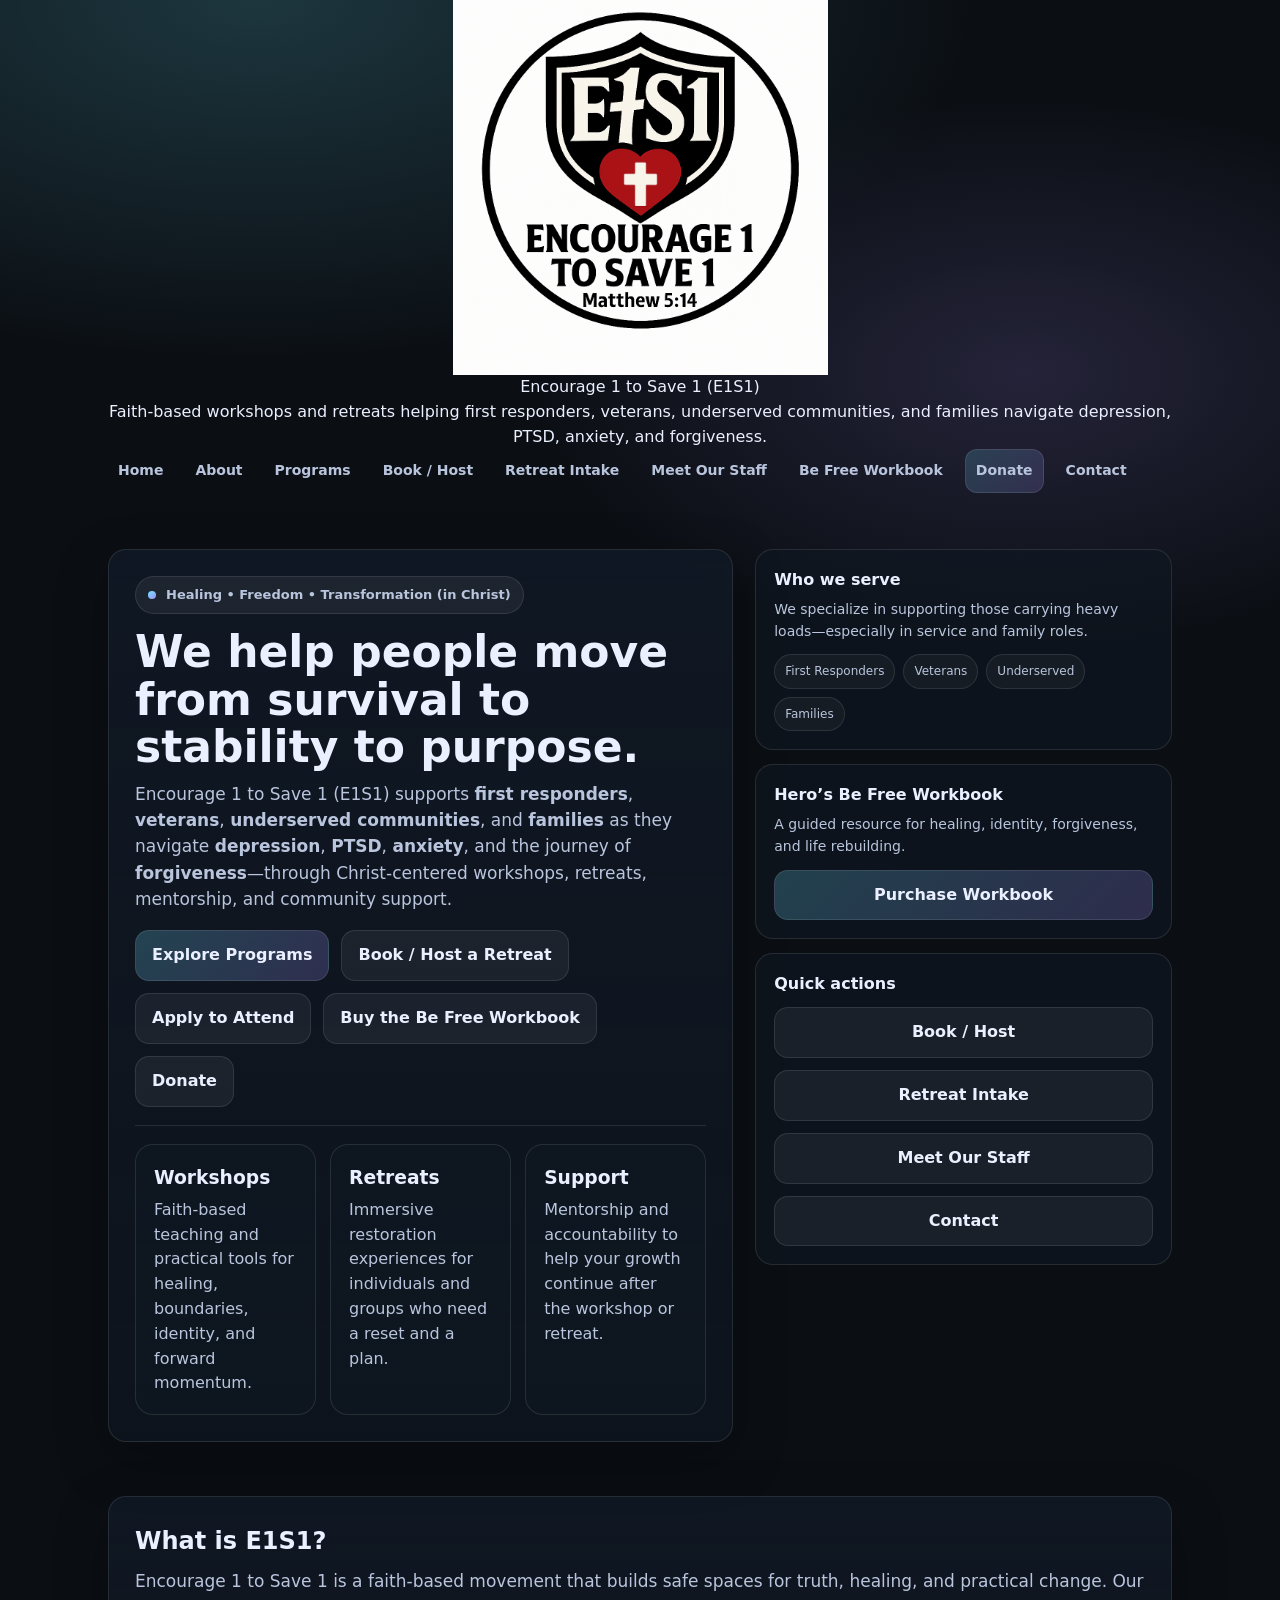
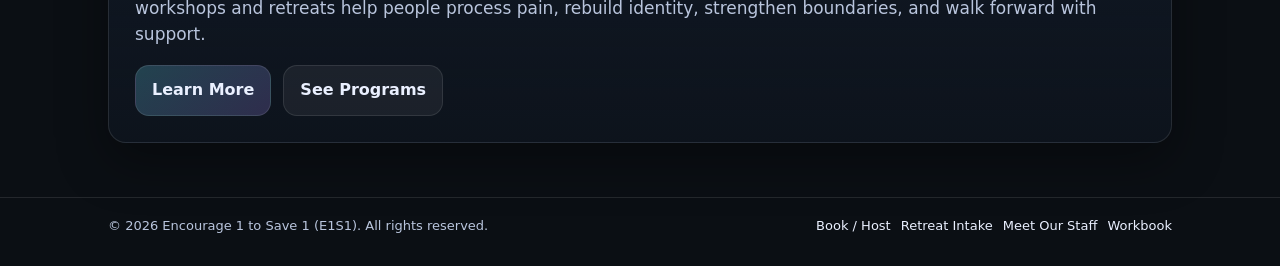
<file: index.html>
<!doctype html>
<html lang="en">
<head>
  <meta charset="utf-8" />
  <meta name="viewport" content="width=device-width,initial-scale=1" />
  <title>Encourage 1 to Save 1 (E1S1) | Workshops & Retreats</title>
  <meta name="description" content="E1S1 helps first responders, veterans, underserved communities, and families navigate depression, PTSD, anxiety, and forgiveness through faith-based workshops and retreats." />
  <link rel="canonical" href="https://www.encourage1tosave1.org/" />
  <meta property="og:title" content="Encourage 1 to Save 1 (E1S1) | Workshops & Retreats" />
  <meta property="og:description" content="E1S1 helps first responders, veterans, underserved communities, and families navigate depression, PTSD, anxiety, and forgiveness through faith-based workshops and retreats." />
  <meta property="og:type" content="website" />
  <meta property="og:url" content="https://www.encourage1tosave1.org/" />
  <meta property="og:image" content="https://www.encourage1tosave1.org/assets/img/e1s1-logo.png" />
  <meta name="twitter:card" content="summary_large_image" />
  <meta name="twitter:title" content="Encourage 1 to Save 1 (E1S1) | Workshops & Retreats" />
  <meta name="twitter:description" content="E1S1 helps first responders, veterans, underserved communities, and families navigate depression, PTSD, anxiety, and forgiveness through faith-based workshops and retreats." />
  <!-- Google Search Console verification (replace once you have it):
  <meta name="google-site-verification" content="PASTE_YOUR_GOOGLE_CODE_HERE" />
  -->
  <link rel="stylesheet" href="assets/css/styles.css" />
  <script type="application/ld+json">
  {
    "@context":"https://schema.org",
    "@type":"Organization",
    "name":"Encourage 1 to Save 1 (E1S1)",
    "url":"https://www.encourage1tosave1.org/",
    "logo":"https://www.encourage1tosave1.org/assets/img/e1s1-logo.png",
    "description":"Faith-based workshops and retreats helping first responders, veterans, underserved communities, and families navigate depression, PTSD, anxiety, and forgiveness."
  }
  </script>
</head>
<body>
  <header class="topbar">
    <div class="container topbar-inner">
      <a class="brand-center" href="index.html" aria-label="E1S1 Home">
        <img src="assets/img/e1s1-logo.png" alt="E1S1 logo" />
        <div class="title">Encourage 1 to Save 1 (E1S1)</div>
        <div class="subtitle">Faith-based workshops and retreats helping first responders, veterans, underserved communities, and families navigate depression, PTSD, anxiety, and forgiveness.</div>
      </a>

      <div class="nav-row">
        <button class="mobile-toggle" type="button" data-mobile-toggle>Menu</button>
        <nav class="nav-links" data-nav-links>
          <a href="index.html">Home</a>
          <a href="about.html">About</a>
          <a href="programs.html">Programs</a>
          <a href="book.html">Book / Host</a>
          <a href="intake.html">Retreat Intake</a>
          <a href="staff.html">Meet Our Staff</a>
          <a href="https://a.co/d/6dPCyoc" target="_blank" rel="noopener">Be Free Workbook</a>
          <a href="donate.html" class="nav-cta">Donate</a>
          <a href="contact.html">Contact</a>
        </nav>
      </div>
    </div>
  </header>
  <main>
    <section class="hero">
      <div class="container hero-grid">
        <div class="hero-card">
          <div class="kicker"><span class="kicker-dot"></span> Healing • Freedom • Transformation (in Christ)</div>
          <h1>We help people move from survival to stability to purpose.</h1>
          <p class="lead">
            Encourage 1 to Save 1 (E1S1) supports <strong>first responders</strong>, <strong>veterans</strong>,
            <strong>underserved communities</strong>, and <strong>families</strong> as they navigate
            <strong>depression</strong>, <strong>PTSD</strong>, <strong>anxiety</strong>, and the journey of
            <strong>forgiveness</strong>—through Christ-centered workshops, retreats, mentorship, and community support.
          </p>

          <div class="actions">
            <a class="btn primary" href="programs.html">Explore Programs</a>
            <a class="btn" href="book.html">Book / Host a Retreat</a>
            <a class="btn" href="intake.html">Apply to Attend</a>
            <a class="btn" href="https://a.co/d/6dPCyoc" target="_blank" rel="noopener">Buy the Be Free Workbook</a>
            <a class="btn" href="donate.html">Donate</a>
          </div>

          <hr class="sep" />
          <div class="grid-3">
            <div class="card">
              <h3>Workshops</h3>
              <p>Faith-based teaching and practical tools for healing, boundaries, identity, and forward momentum.</p>
            </div>
            <div class="card">
              <h3>Retreats</h3>
              <p>Immersive restoration experiences for individuals and groups who need a reset and a plan.</p>
            </div>
            <div class="card">
              <h3>Support</h3>
              <p>Mentorship and accountability to help your growth continue after the workshop or retreat.</p>
            </div>
          </div>
        </div>

        <div class="side-stack">
          <div class="mini">
            <h3>Who we serve</h3>
            <p>We specialize in supporting those carrying heavy loads—especially in service and family roles.</p>
            <div class="tag-row">
              <span class="tag">First Responders</span>
              <span class="tag">Veterans</span>
              <span class="tag">Underserved</span>
              <span class="tag">Families</span>
            </div>
          </div>

          <div class="mini">
            <h3>Hero’s Be Free Workbook</h3>
            <p>A guided resource for healing, identity, forgiveness, and life rebuilding.</p>
            <div class="actions" style="margin-top:12px;">
              <a class="btn primary" href="https://a.co/d/6dPCyoc" target="_blank" rel="noopener" style="width:100%;">Purchase Workbook</a>
            </div>
          </div>

          <div class="mini">
            <h3>Quick actions</h3>
            <div class="actions" style="margin-top:10px;">
              <a class="btn" href="book.html" style="width:100%;">Book / Host</a>
              <a class="btn" href="intake.html" style="width:100%;">Retreat Intake</a>
              <a class="btn" href="staff.html" style="width:100%;">Meet Our Staff</a>
              <a class="btn" href="contact.html" style="width:100%;">Contact</a>
            </div>
          </div>
        </div>
      </div>
    </section>

    <section class="section">
      <div class="container">
        <div class="hero-card">
          <h2 style="margin:0 0 8px;">What is E1S1?</h2>
          <p class="lead" style="margin:0;">
            Encourage 1 to Save 1 is a faith-based movement that builds safe spaces for truth, healing, and practical change.
            Our workshops and retreats help people process pain, rebuild identity, strengthen boundaries, and walk forward with support.
          </p>
          <div class="actions">
            <a class="btn primary" href="about.html">Learn More</a>
            <a class="btn" href="programs.html">See Programs</a>
          </div>
        </div>
      </div>
    </section>
  </main>
  <footer class="footer">
    <div class="container footer-grid">
      <div>© <span data-year></span> Encourage 1 to Save 1 (E1S1). All rights reserved.</div>
      <div style="display:flex;gap:10px;flex-wrap:wrap;">
        <a href="book.html">Book / Host</a>
        <a href="intake.html">Retreat Intake</a>
        <a href="staff.html">Meet Our Staff</a>
        <a href="https://a.co/d/6dPCyoc" target="_blank" rel="noopener">Workbook</a>
      </div>
    </div>
  </footer>
  <script src="assets/js/main.js"></script>
</body>
</html>
</file>
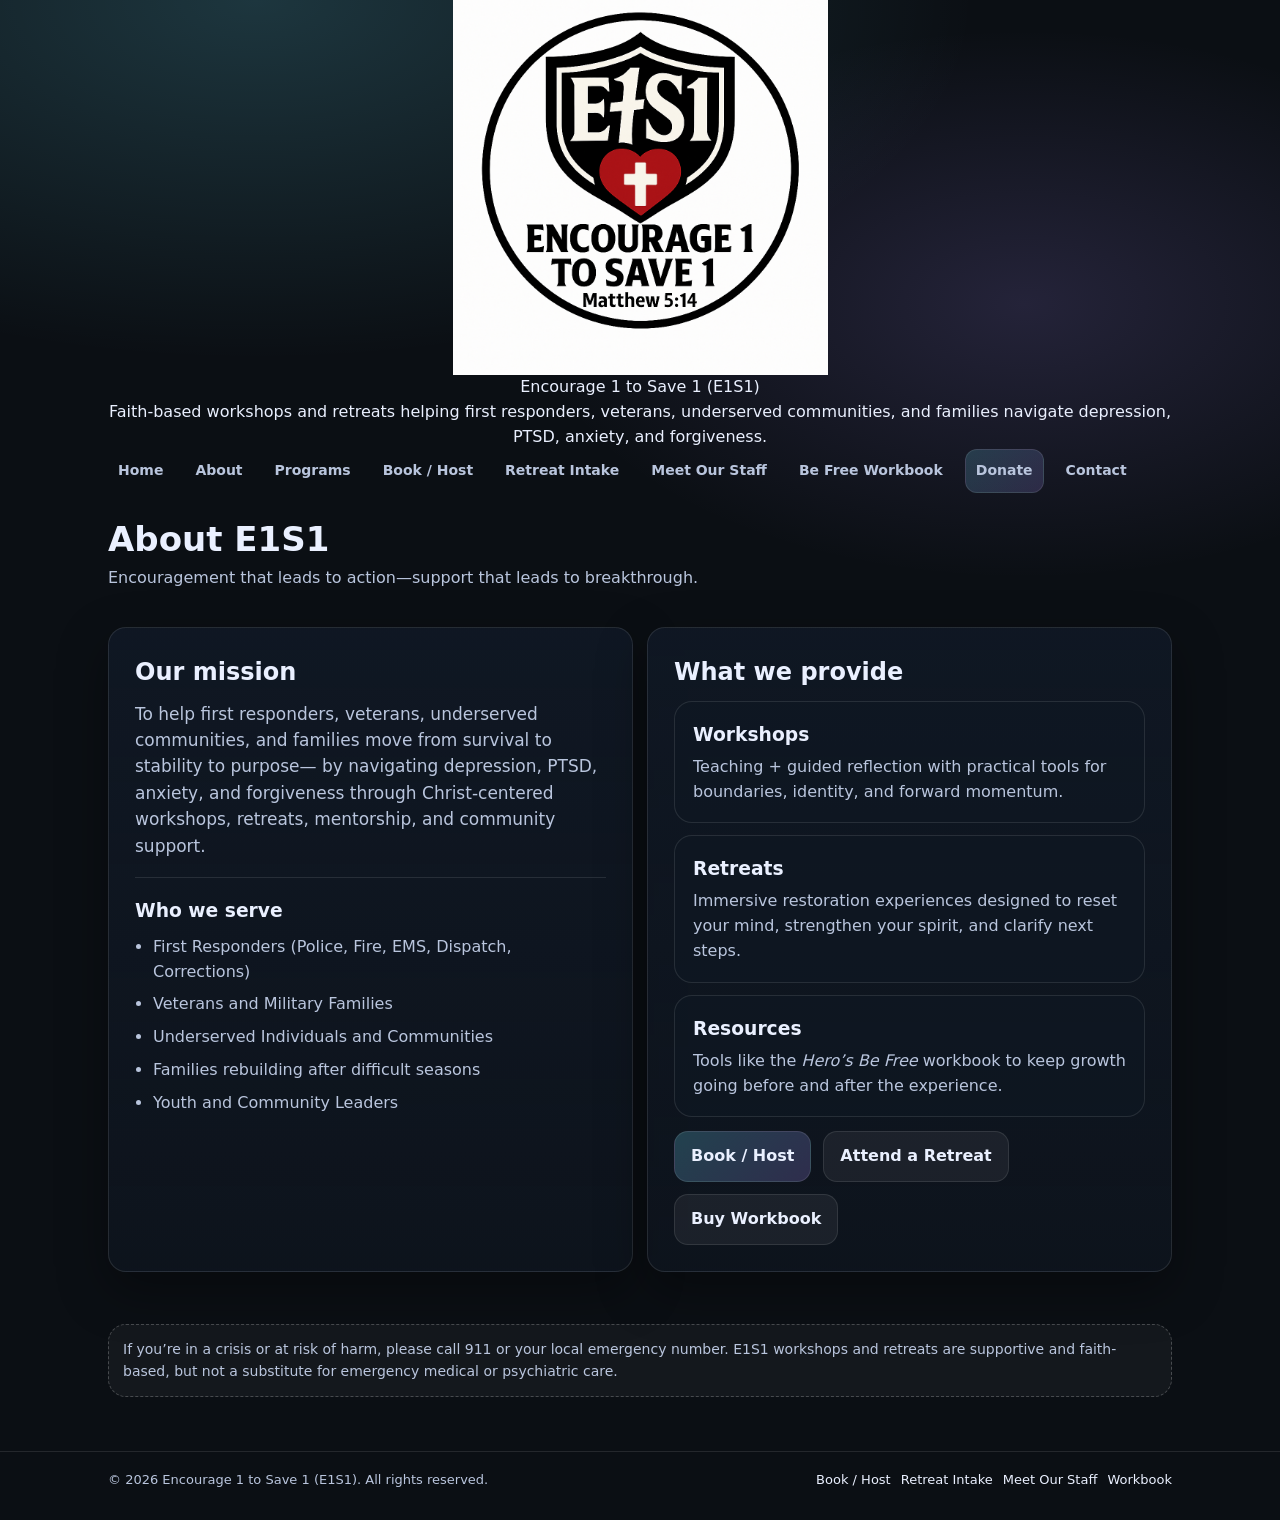
<file: about.html>
<!doctype html>
<html lang="en">
<head>
  <meta charset="utf-8" />
  <meta name="viewport" content="width=device-width,initial-scale=1" />
  <title>About E1S1 | Encourage 1 to Save 1</title>
  <meta name="description" content="Learn about E1S1—faith-based workshops and retreats helping first responders, veterans, underserved communities, and families navigate depression, PTSD, anxiety, and forgiveness." />
  <link rel="canonical" href="https://www.encourage1tosave1.org/about.html" />
  <meta property="og:title" content="About E1S1 | Encourage 1 to Save 1" />
  <meta property="og:description" content="Learn about E1S1—faith-based workshops and retreats helping first responders, veterans, underserved communities, and families navigate depression, PTSD, anxiety, and forgiveness." />
  <meta property="og:type" content="website" />
  <meta property="og:url" content="https://www.encourage1tosave1.org/about.html" />
  <meta property="og:image" content="https://www.encourage1tosave1.org/assets/img/e1s1-logo.png" />
  <meta name="twitter:card" content="summary_large_image" />
  <meta name="twitter:title" content="About E1S1 | Encourage 1 to Save 1" />
  <meta name="twitter:description" content="Learn about E1S1—faith-based workshops and retreats helping first responders, veterans, underserved communities, and families navigate depression, PTSD, anxiety, and forgiveness." />
  <!-- Google Search Console verification (replace once you have it):
  <meta name="google-site-verification" content="PASTE_YOUR_GOOGLE_CODE_HERE" />
  -->
  <link rel="stylesheet" href="assets/css/styles.css" />
  <script type="application/ld+json">
  {
    "@context":"https://schema.org",
    "@type":"Organization",
    "name":"Encourage 1 to Save 1 (E1S1)",
    "url":"https://www.encourage1tosave1.org/",
    "logo":"https://www.encourage1tosave1.org/assets/img/e1s1-logo.png",
    "description":"Faith-based workshops and retreats helping first responders, veterans, underserved communities, and families navigate depression, PTSD, anxiety, and forgiveness."
  }
  </script>
</head>
<body>
  <header class="topbar">
    <div class="container topbar-inner">
      <a class="brand-center" href="index.html" aria-label="E1S1 Home">
        <img src="assets/img/e1s1-logo.png" alt="E1S1 logo" />
        <div class="title">Encourage 1 to Save 1 (E1S1)</div>
        <div class="subtitle">Faith-based workshops and retreats helping first responders, veterans, underserved communities, and families navigate depression, PTSD, anxiety, and forgiveness.</div>
      </a>

      <div class="nav-row">
        <button class="mobile-toggle" type="button" data-mobile-toggle>Menu</button>
        <nav class="nav-links" data-nav-links>
          <a href="index.html">Home</a>
          <a href="about.html">About</a>
          <a href="programs.html">Programs</a>
          <a href="book.html">Book / Host</a>
          <a href="intake.html">Retreat Intake</a>
          <a href="staff.html">Meet Our Staff</a>
          <a href="https://a.co/d/6dPCyoc" target="_blank" rel="noopener">Be Free Workbook</a>
          <a href="donate.html" class="nav-cta">Donate</a>
          <a href="contact.html">Contact</a>
        </nav>
      </div>
    </div>
  </header>
  <main class="container">
    <section class="page-title">
      <h1>About E1S1</h1>
      <p>Encouragement that leads to action—support that leads to breakthrough.</p>
    </section>

    <section class="section two-col">
      <div class="hero-card">
        <h2 style="margin:0 0 10px;">Our mission</h2>
        <p class="lead" style="margin:0;">
          To help first responders, veterans, underserved communities, and families move from survival to stability to purpose—
          by navigating depression, PTSD, anxiety, and forgiveness through Christ-centered workshops, retreats, mentorship, and community support.
        </p>

        <hr class="sep" />
        <h3 style="margin:0 0 8px;">Who we serve</h3>
        <ul class="list">
          <li>First Responders (Police, Fire, EMS, Dispatch, Corrections)</li>
          <li>Veterans and Military Families</li>
          <li>Underserved Individuals and Communities</li>
          <li>Families rebuilding after difficult seasons</li>
          <li>Youth and Community Leaders</li>
        </ul>
      </div>

      <div class="hero-card">
        <h2 style="margin:0 0 10px;">What we provide</h2>
        <div class="grid-3" style="grid-template-columns:1fr;gap:12px;">
          <div class="card">
            <h3>Workshops</h3>
            <p>Teaching + guided reflection with practical tools for boundaries, identity, and forward momentum.</p>
          </div>
          <div class="card">
            <h3>Retreats</h3>
            <p>Immersive restoration experiences designed to reset your mind, strengthen your spirit, and clarify next steps.</p>
          </div>
          <div class="card">
            <h3>Resources</h3>
            <p>Tools like the <em>Hero’s Be Free</em> workbook to keep growth going before and after the experience.</p>
          </div>
        </div>

        <div class="actions" style="margin-top:14px;">
          <a class="btn primary" href="book.html">Book / Host</a>
          <a class="btn" href="intake.html">Attend a Retreat</a>
          <a class="btn" href="https://a.co/d/6dPCyoc" target="_blank" rel="noopener">Buy Workbook</a>
        </div>
      </div>
    </section>

    <section class="section">
      <div class="notice">
        If you’re in a crisis or at risk of harm, please call 911 or your local emergency number. E1S1 workshops and retreats are supportive and faith-based, but not a substitute for emergency medical or psychiatric care.
      </div>
    </section>
  </main>
  <footer class="footer">
    <div class="container footer-grid">
      <div>© <span data-year></span> Encourage 1 to Save 1 (E1S1). All rights reserved.</div>
      <div style="display:flex;gap:10px;flex-wrap:wrap;">
        <a href="book.html">Book / Host</a>
        <a href="intake.html">Retreat Intake</a>
        <a href="staff.html">Meet Our Staff</a>
        <a href="https://a.co/d/6dPCyoc" target="_blank" rel="noopener">Workbook</a>
      </div>
    </div>
  </footer>
  <script src="assets/js/main.js"></script>
</body>
</html>
</file>
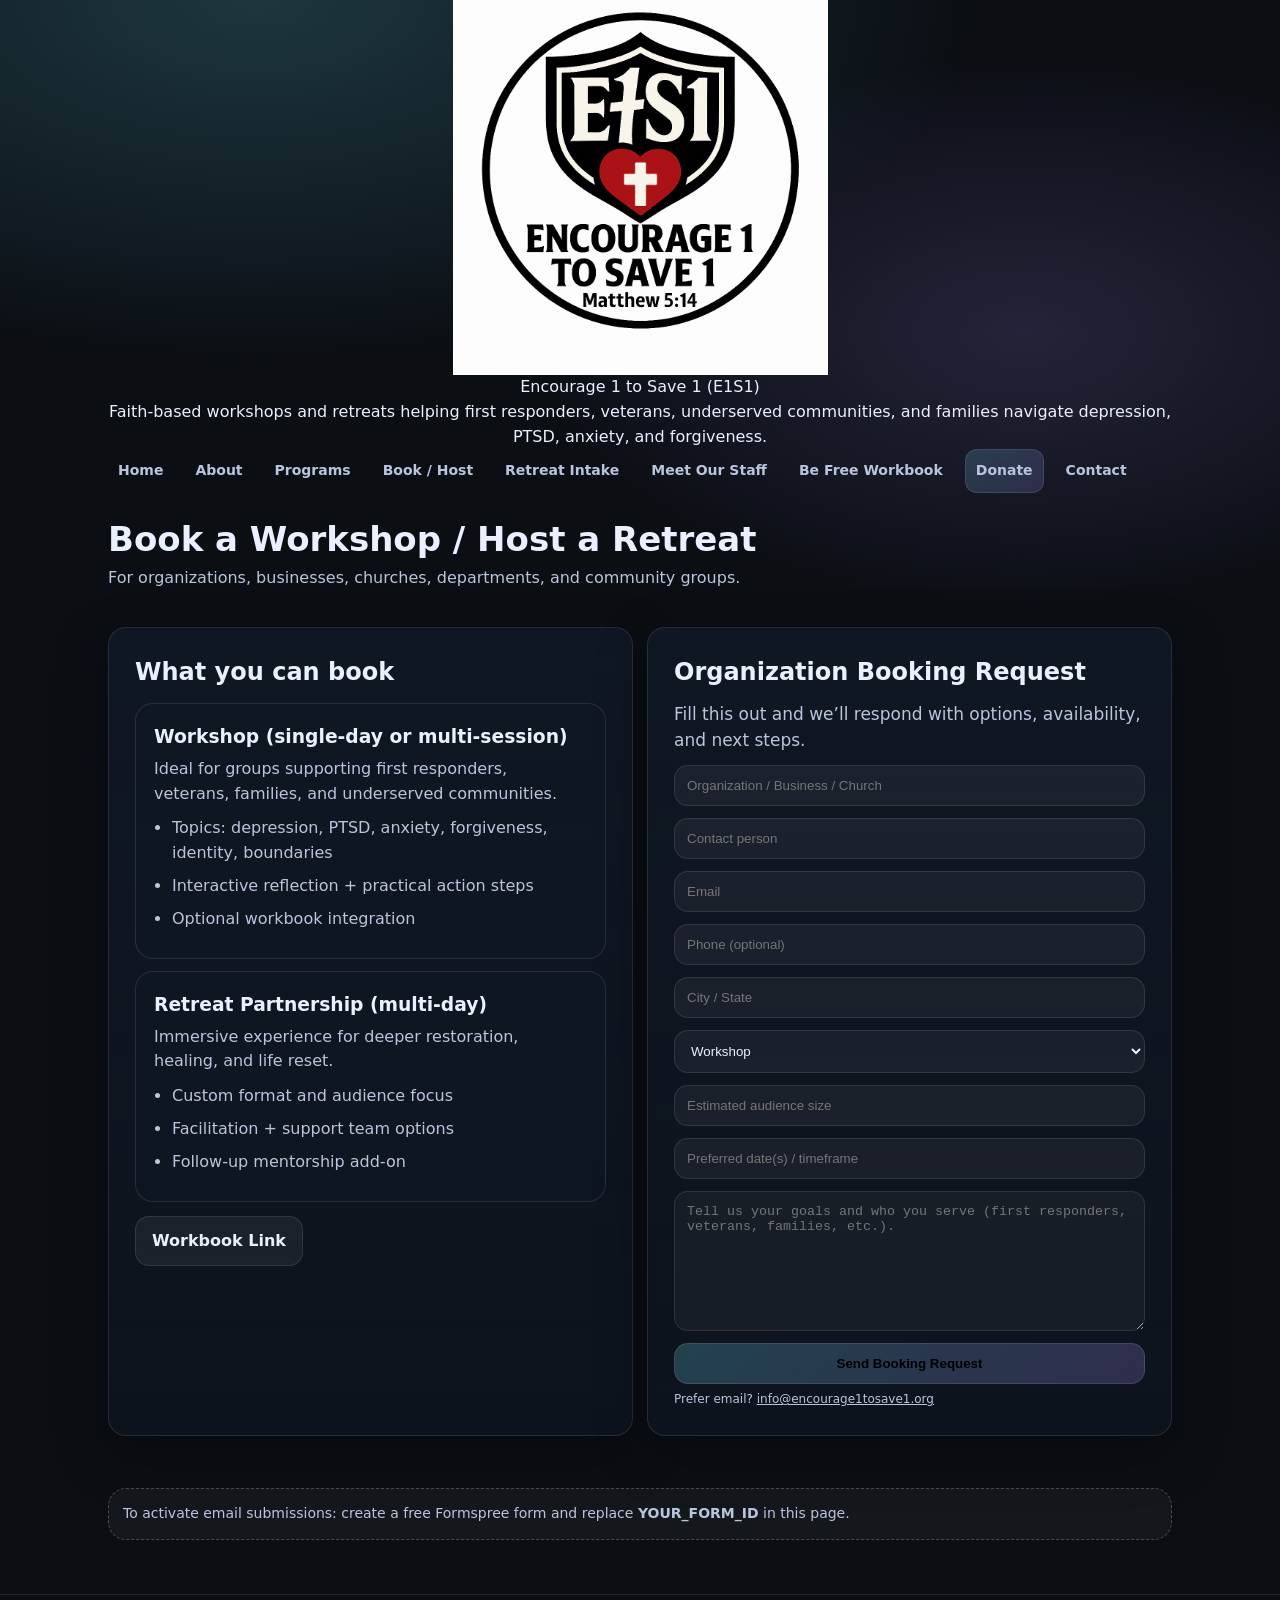
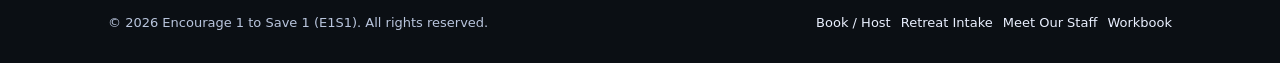
<file: book.html>
<!doctype html>
<html lang="en">
<head>
  <meta charset="utf-8" />
  <meta name="viewport" content="width=device-width,initial-scale=1" />
  <title>Book / Host | E1S1</title>
  <meta name="description" content="Request to book E1S1 workshops or host a retreat for your organization." />
  <link rel="canonical" href="https://www.encourage1tosave1.org/book.html" />
  <meta property="og:title" content="Book / Host | E1S1" />
  <meta property="og:description" content="Request to book E1S1 workshops or host a retreat for your organization." />
  <meta property="og:type" content="website" />
  <meta property="og:url" content="https://www.encourage1tosave1.org/book.html" />
  <meta property="og:image" content="https://www.encourage1tosave1.org/assets/img/e1s1-logo.png" />
  <meta name="twitter:card" content="summary_large_image" />
  <meta name="twitter:title" content="Book / Host | E1S1" />
  <meta name="twitter:description" content="Request to book E1S1 workshops or host a retreat for your organization." />
  <!-- Google Search Console verification (replace once you have it):
  <meta name="google-site-verification" content="PASTE_YOUR_GOOGLE_CODE_HERE" />
  -->
  <link rel="stylesheet" href="assets/css/styles.css" />
  <script type="application/ld+json">
  {
    "@context":"https://schema.org",
    "@type":"Organization",
    "name":"Encourage 1 to Save 1 (E1S1)",
    "url":"https://www.encourage1tosave1.org/",
    "logo":"https://www.encourage1tosave1.org/assets/img/e1s1-logo.png",
    "description":"Faith-based workshops and retreats helping first responders, veterans, underserved communities, and families navigate depression, PTSD, anxiety, and forgiveness."
  }
  </script>
</head>
<body>
  <header class="topbar">
    <div class="container topbar-inner">
      <a class="brand-center" href="index.html" aria-label="E1S1 Home">
        <img src="assets/img/e1s1-logo.png" alt="E1S1 logo" />
        <div class="title">Encourage 1 to Save 1 (E1S1)</div>
        <div class="subtitle">Faith-based workshops and retreats helping first responders, veterans, underserved communities, and families navigate depression, PTSD, anxiety, and forgiveness.</div>
      </a>

      <div class="nav-row">
        <button class="mobile-toggle" type="button" data-mobile-toggle>Menu</button>
        <nav class="nav-links" data-nav-links>
          <a href="index.html">Home</a>
          <a href="about.html">About</a>
          <a href="programs.html">Programs</a>
          <a href="book.html">Book / Host</a>
          <a href="intake.html">Retreat Intake</a>
          <a href="staff.html">Meet Our Staff</a>
          <a href="https://a.co/d/6dPCyoc" target="_blank" rel="noopener">Be Free Workbook</a>
          <a href="donate.html" class="nav-cta">Donate</a>
          <a href="contact.html">Contact</a>
        </nav>
      </div>
    </div>
  </header>
  <main class="container">
    <section class="page-title">
      <h1>Book a Workshop / Host a Retreat</h1>
      <p>For organizations, businesses, churches, departments, and community groups.</p>
    </section>

    <section class="section two-col">
      <div class="hero-card">
        <h2 style="margin:0 0 10px;">What you can book</h2>

        <div class="card" style="margin-top:12px;">
          <h3>Workshop (single-day or multi-session)</h3>
          <p>Ideal for groups supporting first responders, veterans, families, and underserved communities.</p>
          <ul class="list">
            <li>Topics: depression, PTSD, anxiety, forgiveness, identity, boundaries</li>
            <li>Interactive reflection + practical action steps</li>
            <li>Optional workbook integration</li>
          </ul>
        </div>

        <div class="card" style="margin-top:12px;">
          <h3>Retreat Partnership (multi-day)</h3>
          <p>Immersive experience for deeper restoration, healing, and life reset.</p>
          <ul class="list">
            <li>Custom format and audience focus</li>
            <li>Facilitation + support team options</li>
            <li>Follow-up mentorship add-on</li>
          </ul>
        </div>

        <div class="actions" style="margin-top:14px;">
          <a class="btn" href="https://a.co/d/6dPCyoc" target="_blank" rel="noopener">Workbook Link</a>
        </div>
      </div>

      <div class="hero-card">
        <h2 style="margin:0 0 10px;">Organization Booking Request</h2>
        <p class="lead" style="margin:0 0 12px;">
          Fill this out and we’ll respond with options, availability, and next steps.
        </p>

        <form class="form" action="https://formspree.io/f/YOUR_FORM_ID" method="POST">
          <input class="input" type="text" name="organization" placeholder="Organization / Business / Church" required />
          <input class="input" type="text" name="contact_name" placeholder="Contact person" required />
          <input class="input" type="email" name="email" placeholder="Email" required />
          <input class="input" type="tel" name="phone" placeholder="Phone (optional)" />
          <input class="input" type="text" name="location" placeholder="City / State" />
          <select class="input" name="request_type">
            <option value="Workshop">Workshop</option>
            <option value="Retreat">Retreat</option>
            <option value="Both">Both</option>
          </select>
          <input class="input" type="text" name="audience_size" placeholder="Estimated audience size" />
          <input class="input" type="text" name="preferred_dates" placeholder="Preferred date(s) / timeframe" />
          <textarea class="input" name="goals" placeholder="Tell us your goals and who you serve (first responders, veterans, families, etc.)." required></textarea>
          <button class="btn primary" type="submit">Send Booking Request</button>
        </form>

        <p class="small">
          Prefer email? <a href="mailto:info@encourage1tosave1.org" style="text-decoration:underline;">info@encourage1tosave1.org</a>
        </p>
      </div>
    </section>

    <section class="section">
      <div class="notice">
        To activate email submissions: create a free Formspree form and replace <strong>YOUR_FORM_ID</strong> in this page.
      </div>
    </section>
  </main>
  <footer class="footer">
    <div class="container footer-grid">
      <div>© <span data-year></span> Encourage 1 to Save 1 (E1S1). All rights reserved.</div>
      <div style="display:flex;gap:10px;flex-wrap:wrap;">
        <a href="book.html">Book / Host</a>
        <a href="intake.html">Retreat Intake</a>
        <a href="staff.html">Meet Our Staff</a>
        <a href="https://a.co/d/6dPCyoc" target="_blank" rel="noopener">Workbook</a>
      </div>
    </div>
  </footer>
  <script src="assets/js/main.js"></script>
</body>
</html>
</file>
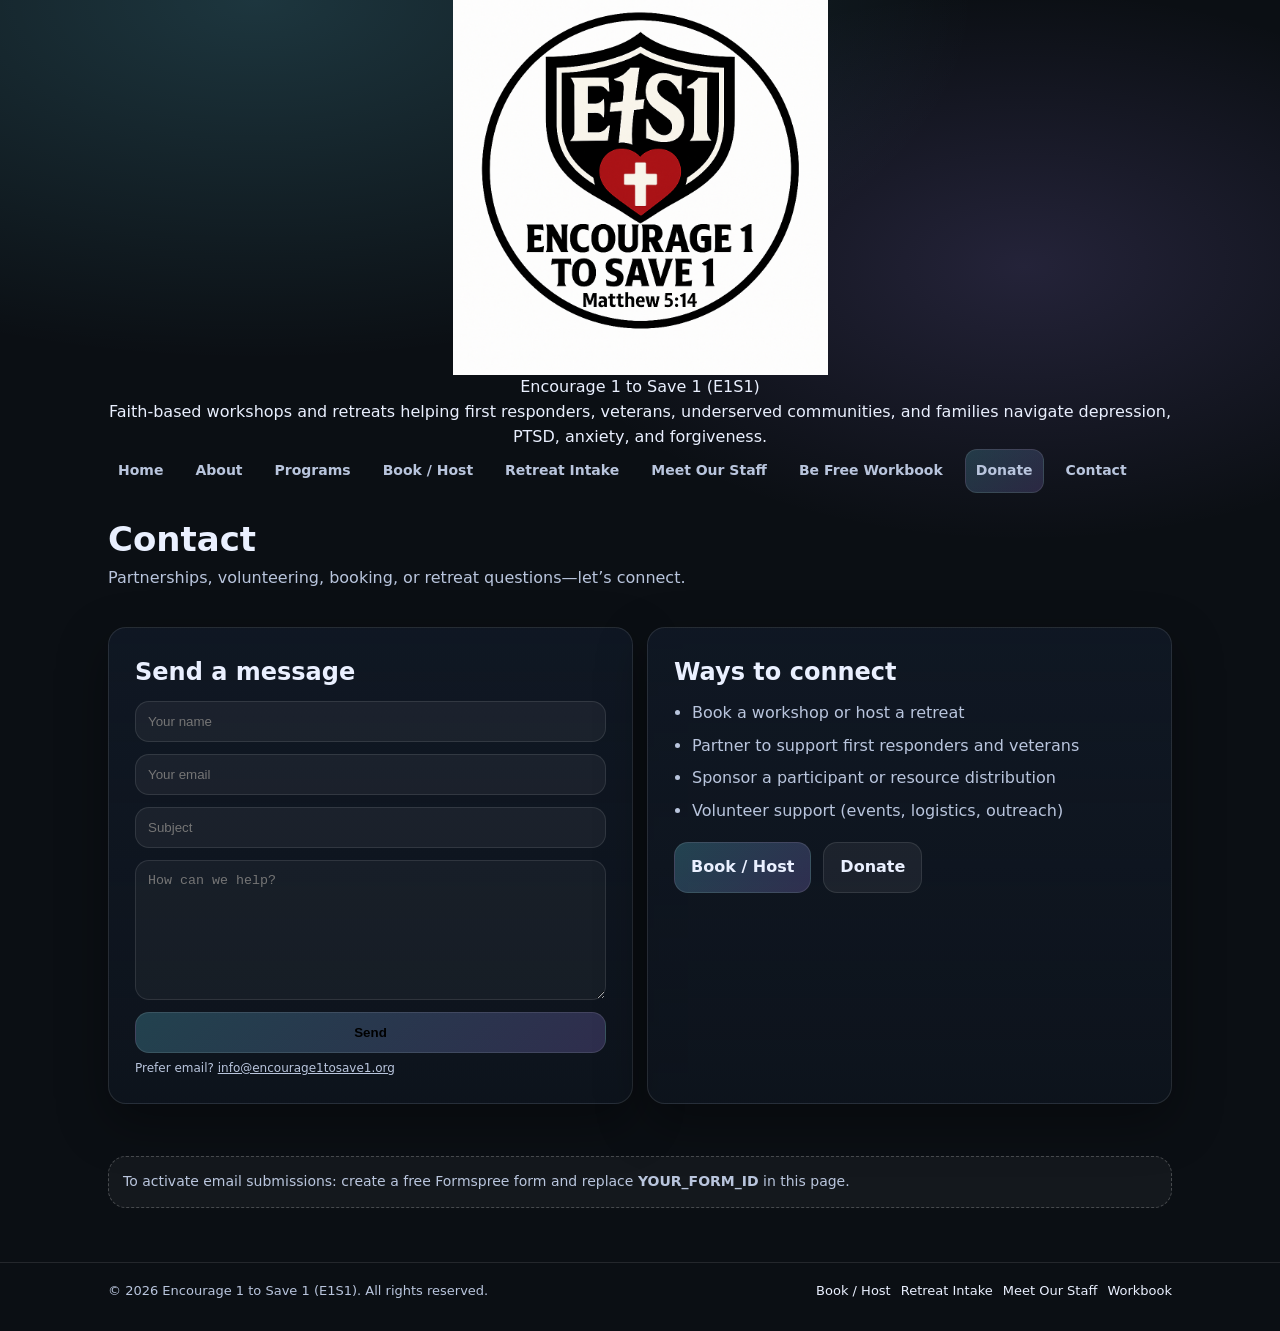
<file: contact.html>
<!doctype html>
<html lang="en">
<head>
  <meta charset="utf-8" />
  <meta name="viewport" content="width=device-width,initial-scale=1" />
  <title>Contact | E1S1</title>
  <meta name="description" content="Contact E1S1 for partnerships, hosting, volunteering, or retreat information." />
  <link rel="canonical" href="https://www.encourage1tosave1.org/contact.html" />
  <meta property="og:title" content="Contact | E1S1" />
  <meta property="og:description" content="Contact E1S1 for partnerships, hosting, volunteering, or retreat information." />
  <meta property="og:type" content="website" />
  <meta property="og:url" content="https://www.encourage1tosave1.org/contact.html" />
  <meta property="og:image" content="https://www.encourage1tosave1.org/assets/img/e1s1-logo.png" />
  <meta name="twitter:card" content="summary_large_image" />
  <meta name="twitter:title" content="Contact | E1S1" />
  <meta name="twitter:description" content="Contact E1S1 for partnerships, hosting, volunteering, or retreat information." />
  <!-- Google Search Console verification (replace once you have it):
  <meta name="google-site-verification" content="PASTE_YOUR_GOOGLE_CODE_HERE" />
  -->
  <link rel="stylesheet" href="assets/css/styles.css" />
  <script type="application/ld+json">
  {
    "@context":"https://schema.org",
    "@type":"Organization",
    "name":"Encourage 1 to Save 1 (E1S1)",
    "url":"https://www.encourage1tosave1.org/",
    "logo":"https://www.encourage1tosave1.org/assets/img/e1s1-logo.png",
    "description":"Faith-based workshops and retreats helping first responders, veterans, underserved communities, and families navigate depression, PTSD, anxiety, and forgiveness."
  }
  </script>
</head>
<body>
  <header class="topbar">
    <div class="container topbar-inner">
      <a class="brand-center" href="index.html" aria-label="E1S1 Home">
        <img src="assets/img/e1s1-logo.png" alt="E1S1 logo" />
        <div class="title">Encourage 1 to Save 1 (E1S1)</div>
        <div class="subtitle">Faith-based workshops and retreats helping first responders, veterans, underserved communities, and families navigate depression, PTSD, anxiety, and forgiveness.</div>
      </a>

      <div class="nav-row">
        <button class="mobile-toggle" type="button" data-mobile-toggle>Menu</button>
        <nav class="nav-links" data-nav-links>
          <a href="index.html">Home</a>
          <a href="about.html">About</a>
          <a href="programs.html">Programs</a>
          <a href="book.html">Book / Host</a>
          <a href="intake.html">Retreat Intake</a>
          <a href="staff.html">Meet Our Staff</a>
          <a href="https://a.co/d/6dPCyoc" target="_blank" rel="noopener">Be Free Workbook</a>
          <a href="donate.html" class="nav-cta">Donate</a>
          <a href="contact.html">Contact</a>
        </nav>
      </div>
    </div>
  </header>
  <main class="container">
    <section class="page-title">
      <h1>Contact</h1>
      <p>Partnerships, volunteering, booking, or retreat questions—let’s connect.</p>
    </section>

    <section class="section two-col">
      <div class="hero-card">
        <h2 style="margin:0 0 8px;">Send a message</h2>

        <form class="form" action="https://formspree.io/f/YOUR_FORM_ID" method="POST">
          <input class="input" type="text" name="name" placeholder="Your name" required />
          <input class="input" type="email" name="email" placeholder="Your email" required />
          <input class="input" type="text" name="subject" placeholder="Subject" />
          <textarea class="input" name="message" placeholder="How can we help?" required></textarea>
          <button class="btn primary" type="submit">Send</button>
        </form>

        <p class="small">
          Prefer email? <a href="mailto:info@encourage1tosave1.org" style="text-decoration:underline;">info@encourage1tosave1.org</a>
        </p>
      </div>

      <div class="hero-card">
        <h2 style="margin:0 0 8px;">Ways to connect</h2>
        <ul class="list">
          <li>Book a workshop or host a retreat</li>
          <li>Partner to support first responders and veterans</li>
          <li>Sponsor a participant or resource distribution</li>
          <li>Volunteer support (events, logistics, outreach)</li>
        </ul>
        <div class="actions">
          <a class="btn primary" href="book.html">Book / Host</a>
          <a class="btn" href="donate.html">Donate</a>
        </div>
      </div>
    </section>

    <section class="section">
      <div class="notice">
        To activate email submissions: create a free Formspree form and replace <strong>YOUR_FORM_ID</strong> in this page.
      </div>
    </section>
  </main>
  <footer class="footer">
    <div class="container footer-grid">
      <div>© <span data-year></span> Encourage 1 to Save 1 (E1S1). All rights reserved.</div>
      <div style="display:flex;gap:10px;flex-wrap:wrap;">
        <a href="book.html">Book / Host</a>
        <a href="intake.html">Retreat Intake</a>
        <a href="staff.html">Meet Our Staff</a>
        <a href="https://a.co/d/6dPCyoc" target="_blank" rel="noopener">Workbook</a>
      </div>
    </div>
  </footer>
  <script src="assets/js/main.js"></script>
</body>
</html>
</file>
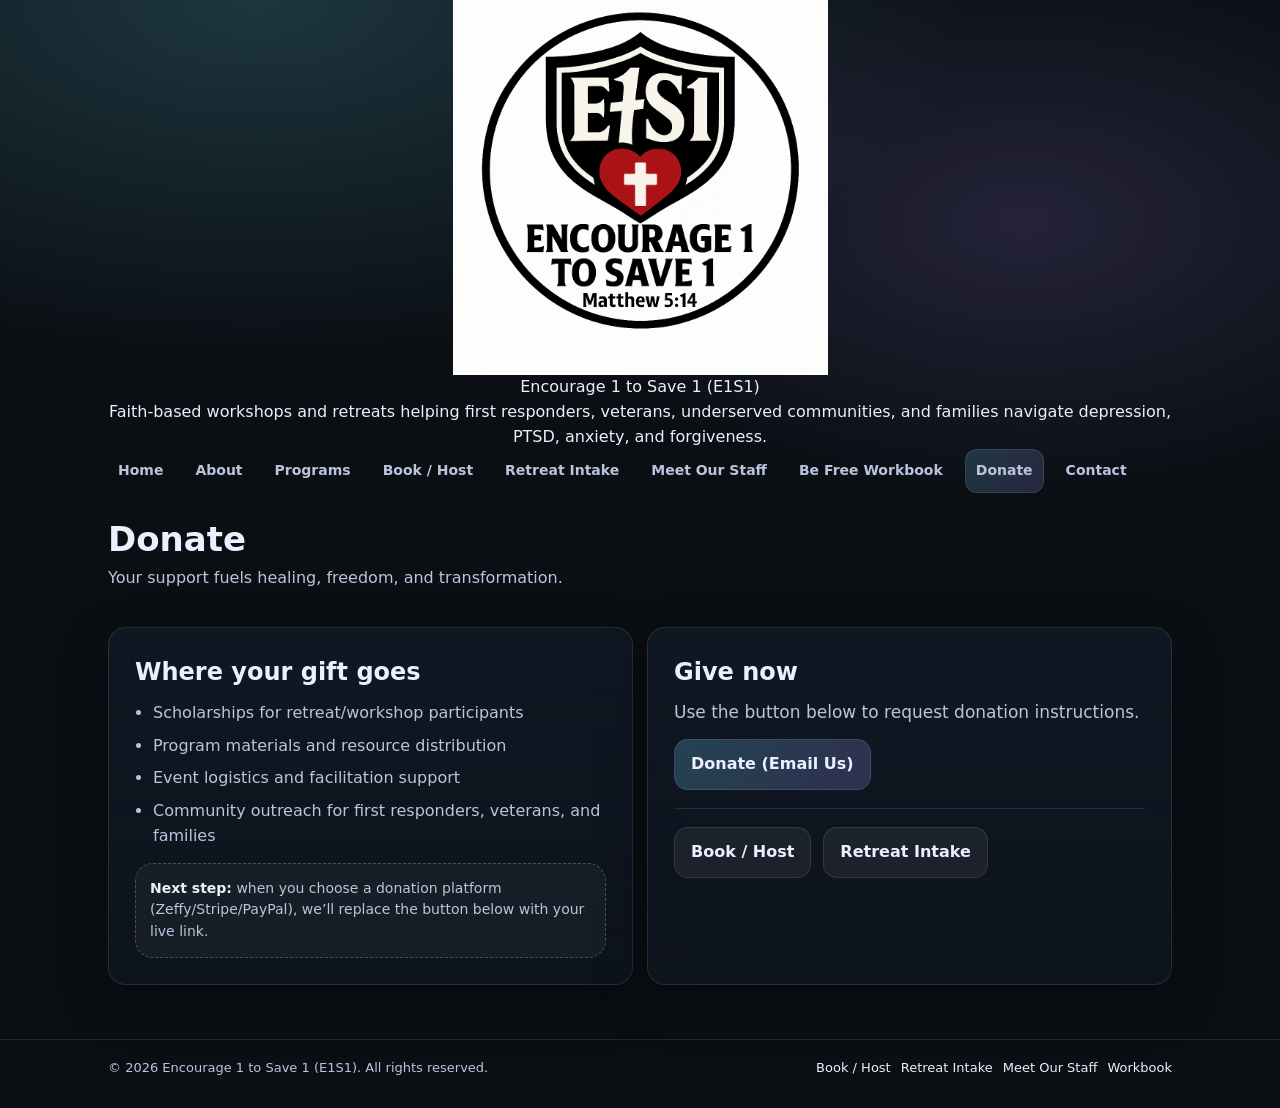
<file: donate.html>
<!doctype html>
<html lang="en">
<head>
  <meta charset="utf-8" />
  <meta name="viewport" content="width=device-width,initial-scale=1" />
  <title>Donate | E1S1</title>
  <meta name="description" content="Support E1S1. Your donation helps fund workshops, retreat scholarships, resources, and community impact." />
  <link rel="canonical" href="https://www.encourage1tosave1.org/donate.html" />
  <meta property="og:title" content="Donate | E1S1" />
  <meta property="og:description" content="Support E1S1. Your donation helps fund workshops, retreat scholarships, resources, and community impact." />
  <meta property="og:type" content="website" />
  <meta property="og:url" content="https://www.encourage1tosave1.org/donate.html" />
  <meta property="og:image" content="https://www.encourage1tosave1.org/assets/img/e1s1-logo.png" />
  <meta name="twitter:card" content="summary_large_image" />
  <meta name="twitter:title" content="Donate | E1S1" />
  <meta name="twitter:description" content="Support E1S1. Your donation helps fund workshops, retreat scholarships, resources, and community impact." />
  <!-- Google Search Console verification (replace once you have it):
  <meta name="google-site-verification" content="PASTE_YOUR_GOOGLE_CODE_HERE" />
  -->
  <link rel="stylesheet" href="assets/css/styles.css" />
  <script type="application/ld+json">
  {
    "@context":"https://schema.org",
    "@type":"Organization",
    "name":"Encourage 1 to Save 1 (E1S1)",
    "url":"https://www.encourage1tosave1.org/",
    "logo":"https://www.encourage1tosave1.org/assets/img/e1s1-logo.png",
    "description":"Faith-based workshops and retreats helping first responders, veterans, underserved communities, and families navigate depression, PTSD, anxiety, and forgiveness."
  }
  </script>
</head>
<body>
  <header class="topbar">
    <div class="container topbar-inner">
      <a class="brand-center" href="index.html" aria-label="E1S1 Home">
        <img src="assets/img/e1s1-logo.png" alt="E1S1 logo" />
        <div class="title">Encourage 1 to Save 1 (E1S1)</div>
        <div class="subtitle">Faith-based workshops and retreats helping first responders, veterans, underserved communities, and families navigate depression, PTSD, anxiety, and forgiveness.</div>
      </a>

      <div class="nav-row">
        <button class="mobile-toggle" type="button" data-mobile-toggle>Menu</button>
        <nav class="nav-links" data-nav-links>
          <a href="index.html">Home</a>
          <a href="about.html">About</a>
          <a href="programs.html">Programs</a>
          <a href="book.html">Book / Host</a>
          <a href="intake.html">Retreat Intake</a>
          <a href="staff.html">Meet Our Staff</a>
          <a href="https://a.co/d/6dPCyoc" target="_blank" rel="noopener">Be Free Workbook</a>
          <a href="donate.html" class="nav-cta">Donate</a>
          <a href="contact.html">Contact</a>
        </nav>
      </div>
    </div>
  </header>
  <main class="container">
    <section class="page-title">
      <h1>Donate</h1>
      <p>Your support fuels healing, freedom, and transformation.</p>
    </section>

    <section class="section two-col">
      <div class="hero-card">
        <h2 style="margin:0 0 8px;">Where your gift goes</h2>
        <ul class="list">
          <li>Scholarships for retreat/workshop participants</li>
          <li>Program materials and resource distribution</li>
          <li>Event logistics and facilitation support</li>
          <li>Community outreach for first responders, veterans, and families</li>
        </ul>
        <div class="notice" style="margin-top:14px;">
          <strong style="color:var(--text);">Next step:</strong> when you choose a donation platform (Zeffy/Stripe/PayPal), we’ll replace the button below with your live link.
        </div>
      </div>

      <div class="hero-card">
        <h2 style="margin:0 0 8px;">Give now</h2>
        <p class="lead" style="margin:0 0 14px;">Use the button below to request donation instructions.</p>
        <a class="btn primary" href="mailto:info@encourage1tosave1.org?subject=Donation%20for%20E1S1&body=Hi%20E1S1%2C%20I%27d%20like%20to%20donate.%20Please%20send%20me%20the%20best%20way%20to%20give.%20Thanks!">
          Donate (Email Us)
        </a>
        <hr class="sep" />
        <div class="actions">
          <a class="btn" href="book.html">Book / Host</a>
          <a class="btn" href="intake.html">Retreat Intake</a>
        </div>
      </div>
    </section>
  </main>
  <footer class="footer">
    <div class="container footer-grid">
      <div>© <span data-year></span> Encourage 1 to Save 1 (E1S1). All rights reserved.</div>
      <div style="display:flex;gap:10px;flex-wrap:wrap;">
        <a href="book.html">Book / Host</a>
        <a href="intake.html">Retreat Intake</a>
        <a href="staff.html">Meet Our Staff</a>
        <a href="https://a.co/d/6dPCyoc" target="_blank" rel="noopener">Workbook</a>
      </div>
    </div>
  </footer>
  <script src="assets/js/main.js"></script>
</body>
</html>
</file>
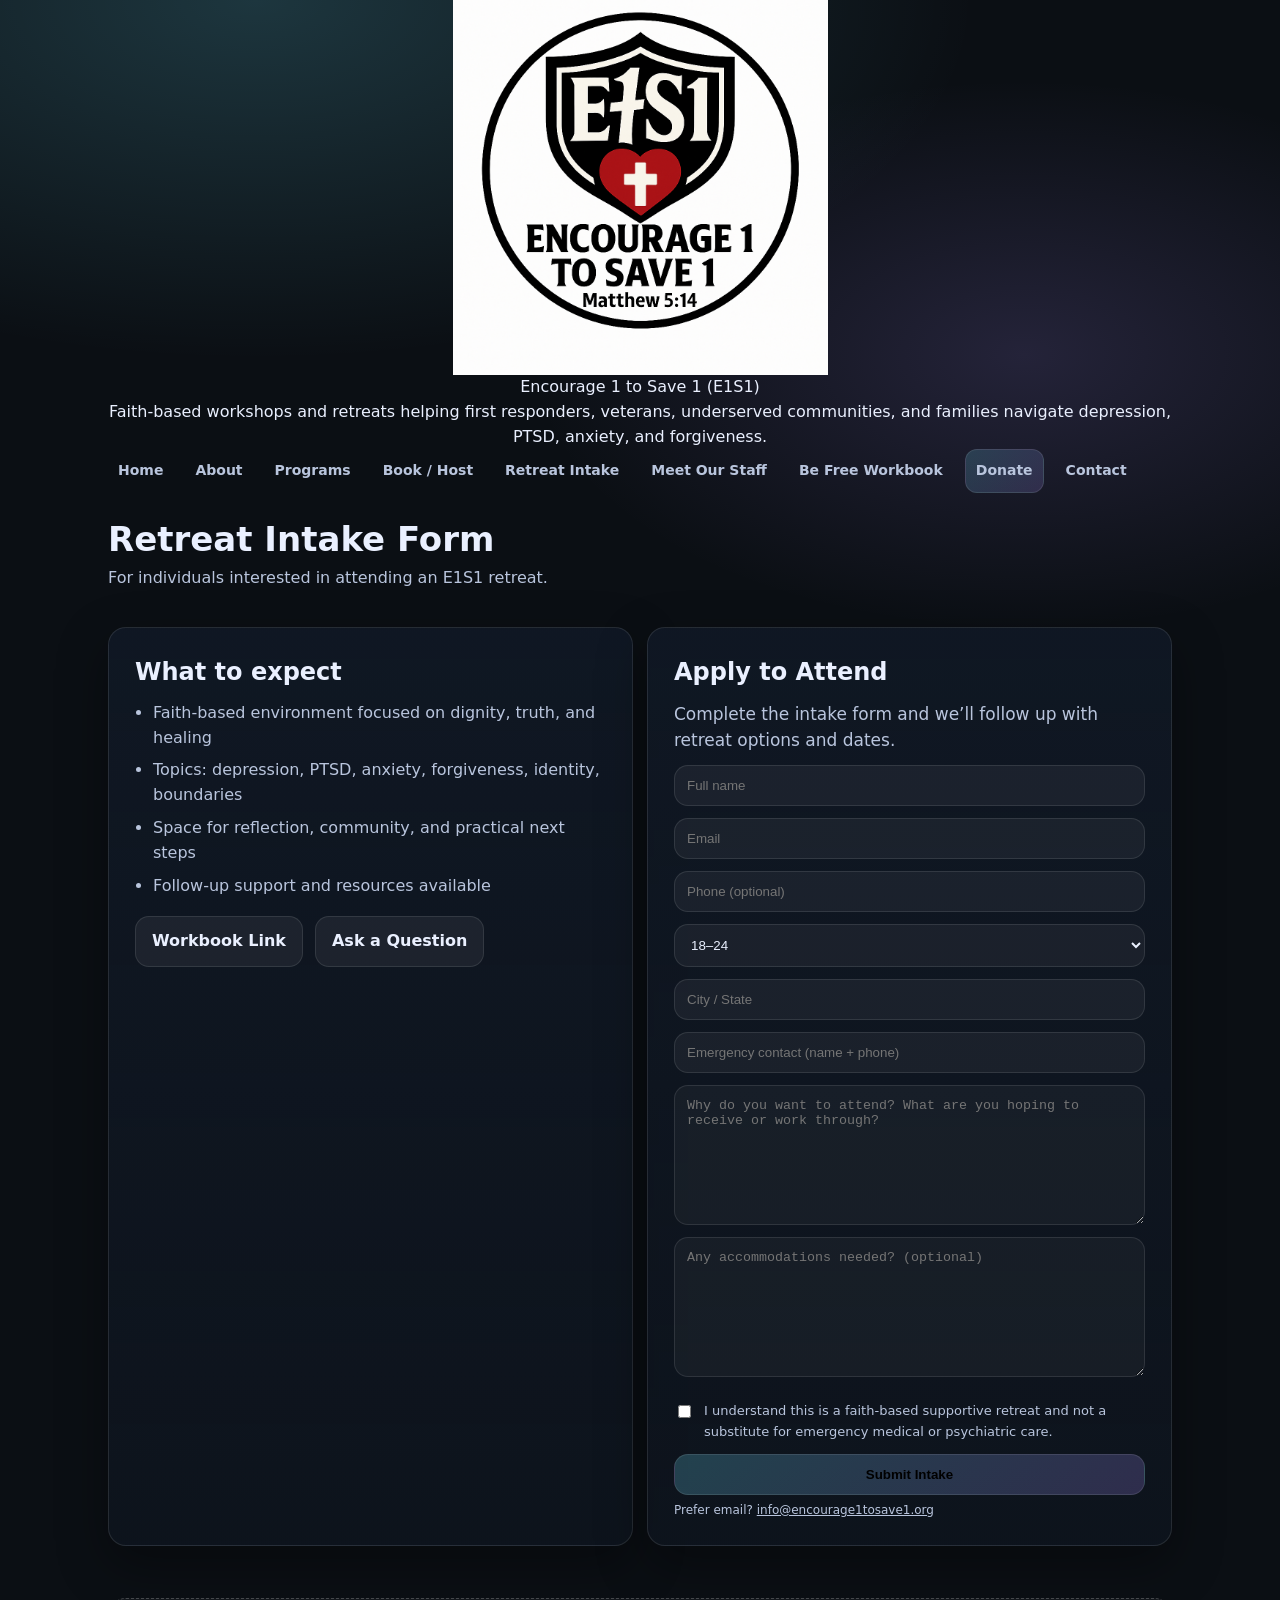
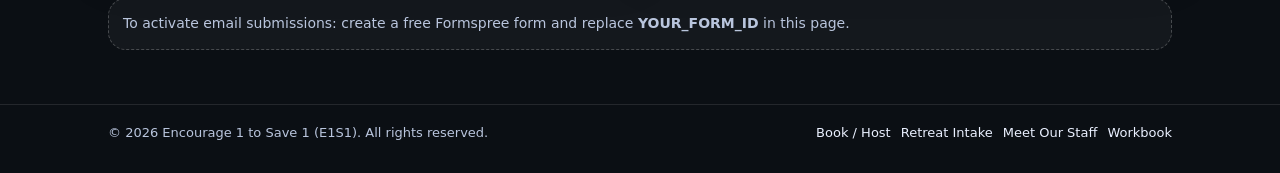
<file: intake.html>
<!doctype html>
<html lang="en">
<head>
  <meta charset="utf-8" />
  <meta name="viewport" content="width=device-width,initial-scale=1" />
  <title>Retreat Intake | E1S1</title>
  <meta name="description" content="Apply to attend an E1S1 retreat. Tell us what you’re looking for and any accommodations needed." />
  <link rel="canonical" href="https://www.encourage1tosave1.org/intake.html" />
  <meta property="og:title" content="Retreat Intake | E1S1" />
  <meta property="og:description" content="Apply to attend an E1S1 retreat. Tell us what you’re looking for and any accommodations needed." />
  <meta property="og:type" content="website" />
  <meta property="og:url" content="https://www.encourage1tosave1.org/intake.html" />
  <meta property="og:image" content="https://www.encourage1tosave1.org/assets/img/e1s1-logo.png" />
  <meta name="twitter:card" content="summary_large_image" />
  <meta name="twitter:title" content="Retreat Intake | E1S1" />
  <meta name="twitter:description" content="Apply to attend an E1S1 retreat. Tell us what you’re looking for and any accommodations needed." />
  <!-- Google Search Console verification (replace once you have it):
  <meta name="google-site-verification" content="PASTE_YOUR_GOOGLE_CODE_HERE" />
  -->
  <link rel="stylesheet" href="assets/css/styles.css" />
  <script type="application/ld+json">
  {
    "@context":"https://schema.org",
    "@type":"Organization",
    "name":"Encourage 1 to Save 1 (E1S1)",
    "url":"https://www.encourage1tosave1.org/",
    "logo":"https://www.encourage1tosave1.org/assets/img/e1s1-logo.png",
    "description":"Faith-based workshops and retreats helping first responders, veterans, underserved communities, and families navigate depression, PTSD, anxiety, and forgiveness."
  }
  </script>
</head>
<body>
  <header class="topbar">
    <div class="container topbar-inner">
      <a class="brand-center" href="index.html" aria-label="E1S1 Home">
        <img src="assets/img/e1s1-logo.png" alt="E1S1 logo" />
        <div class="title">Encourage 1 to Save 1 (E1S1)</div>
        <div class="subtitle">Faith-based workshops and retreats helping first responders, veterans, underserved communities, and families navigate depression, PTSD, anxiety, and forgiveness.</div>
      </a>

      <div class="nav-row">
        <button class="mobile-toggle" type="button" data-mobile-toggle>Menu</button>
        <nav class="nav-links" data-nav-links>
          <a href="index.html">Home</a>
          <a href="about.html">About</a>
          <a href="programs.html">Programs</a>
          <a href="book.html">Book / Host</a>
          <a href="intake.html">Retreat Intake</a>
          <a href="staff.html">Meet Our Staff</a>
          <a href="https://a.co/d/6dPCyoc" target="_blank" rel="noopener">Be Free Workbook</a>
          <a href="donate.html" class="nav-cta">Donate</a>
          <a href="contact.html">Contact</a>
        </nav>
      </div>
    </div>
  </header>
  <main class="container">
    <section class="page-title">
      <h1>Retreat Intake Form</h1>
      <p>For individuals interested in attending an E1S1 retreat.</p>
    </section>

    <section class="section two-col">
      <div class="hero-card">
        <h2 style="margin:0 0 10px;">What to expect</h2>
        <ul class="list">
          <li>Faith-based environment focused on dignity, truth, and healing</li>
          <li>Topics: depression, PTSD, anxiety, forgiveness, identity, boundaries</li>
          <li>Space for reflection, community, and practical next steps</li>
          <li>Follow-up support and resources available</li>
        </ul>
        <div class="actions">
          <a class="btn" href="https://a.co/d/6dPCyoc" target="_blank" rel="noopener">Workbook Link</a>
          <a class="btn" href="contact.html">Ask a Question</a>
        </div>
      </div>

      <div class="hero-card">
        <h2 style="margin:0 0 10px;">Apply to Attend</h2>
        <p class="lead" style="margin:0 0 12px;">Complete the intake form and we’ll follow up with retreat options and dates.</p>

        <form class="form" action="https://formspree.io/f/YOUR_FORM_ID" method="POST">
          <input class="input" type="text" name="full_name" placeholder="Full name" required />
          <input class="input" type="email" name="email" placeholder="Email" required />
          <input class="input" type="tel" name="phone" placeholder="Phone (optional)" />
          <select class="input" name="age_range">
            <option value="18-24">18–24</option>
            <option value="25-34">25–34</option>
            <option value="35-44">35–44</option>
            <option value="45-54">45–54</option>
            <option value="55-64">55–64</option>
            <option value="65+">65+</option>
          </select>
          <input class="input" type="text" name="city_state" placeholder="City / State" />
          <input class="input" type="text" name="emergency_contact" placeholder="Emergency contact (name + phone)" />
          <textarea class="input" name="why" placeholder="Why do you want to attend? What are you hoping to receive or work through?" required></textarea>
          <textarea class="input" name="accommodations" placeholder="Any accommodations needed? (optional)"></textarea>
          <label style="display:flex;gap:10px;align-items:flex-start;color:var(--muted);font-size:13px;">
            <input type="checkbox" name="consent" required style="margin-top:4px;">
            <span>I understand this is a faith-based supportive retreat and not a substitute for emergency medical or psychiatric care.</span>
          </label>
          <button class="btn primary" type="submit">Submit Intake</button>
        </form>

        <p class="small">
          Prefer email? <a href="mailto:info@encourage1tosave1.org" style="text-decoration:underline;">info@encourage1tosave1.org</a>
        </p>
      </div>
    </section>

    <section class="section">
      <div class="notice">
        To activate email submissions: create a free Formspree form and replace <strong>YOUR_FORM_ID</strong> in this page.
      </div>
    </section>
  </main>
  <footer class="footer">
    <div class="container footer-grid">
      <div>© <span data-year></span> Encourage 1 to Save 1 (E1S1). All rights reserved.</div>
      <div style="display:flex;gap:10px;flex-wrap:wrap;">
        <a href="book.html">Book / Host</a>
        <a href="intake.html">Retreat Intake</a>
        <a href="staff.html">Meet Our Staff</a>
        <a href="https://a.co/d/6dPCyoc" target="_blank" rel="noopener">Workbook</a>
      </div>
    </div>
  </footer>
  <script src="assets/js/main.js"></script>
</body>
</html>
</file>
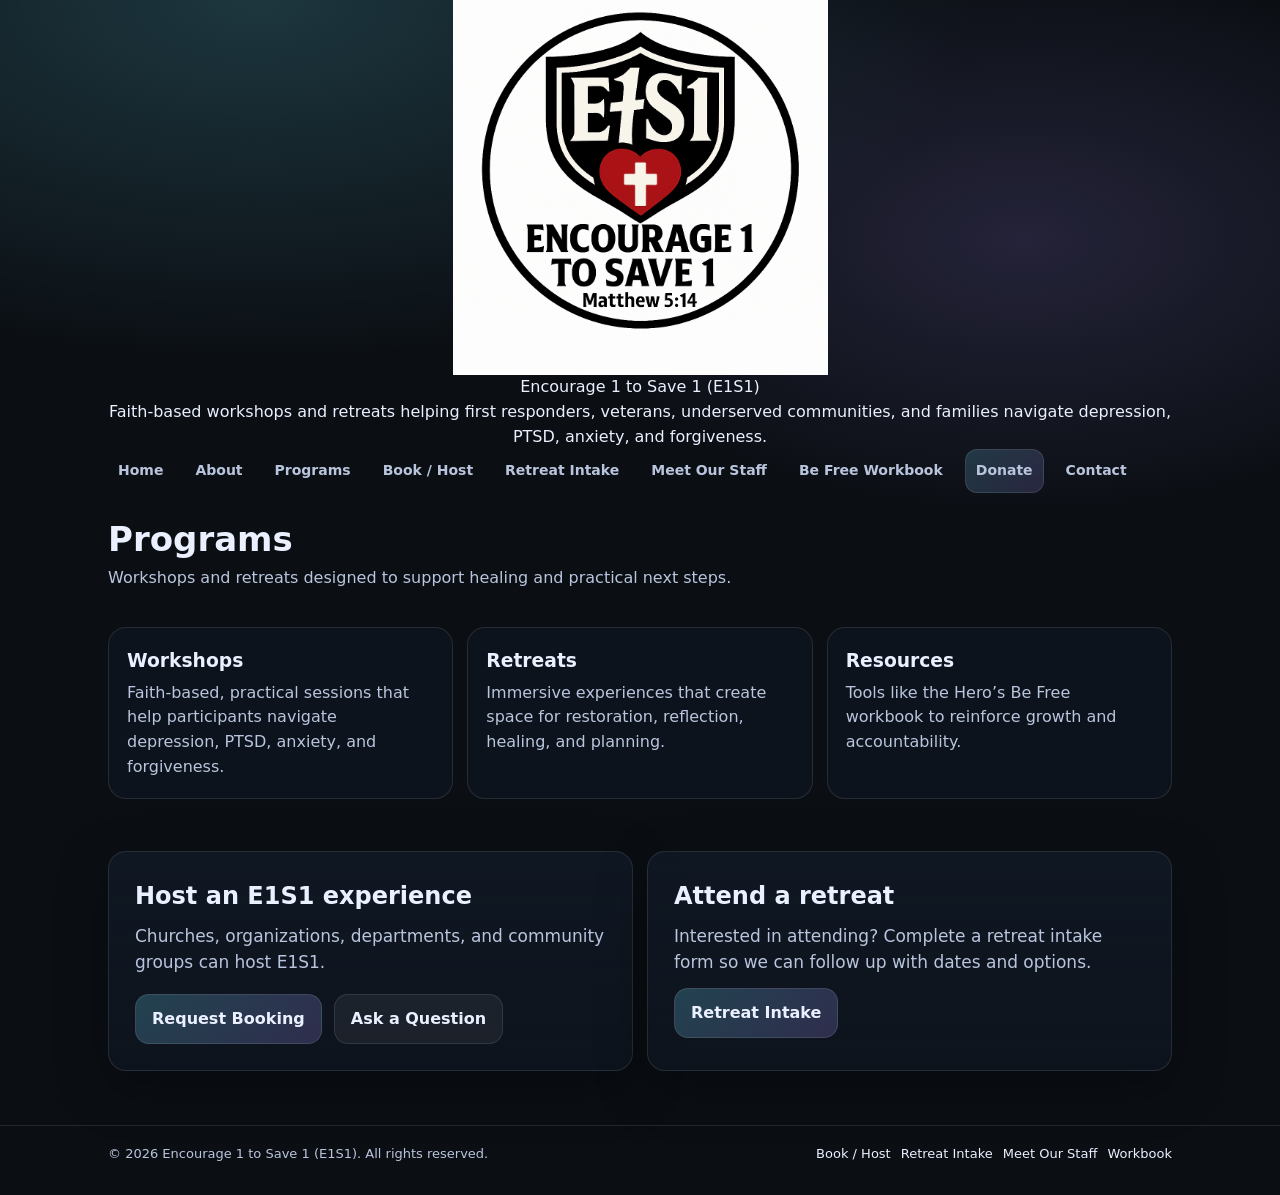
<file: programs.html>
<!doctype html>
<html lang="en">
<head>
  <meta charset="utf-8" />
  <meta name="viewport" content="width=device-width,initial-scale=1" />
  <title>Programs | E1S1</title>
  <meta name="description" content="Explore E1S1 programs—workshops, retreats, and resources for healing, freedom, and transformation in Christ." />
  <link rel="canonical" href="https://www.encourage1tosave1.org/programs.html" />
  <meta property="og:title" content="Programs | E1S1" />
  <meta property="og:description" content="Explore E1S1 programs—workshops, retreats, and resources for healing, freedom, and transformation in Christ." />
  <meta property="og:type" content="website" />
  <meta property="og:url" content="https://www.encourage1tosave1.org/programs.html" />
  <meta property="og:image" content="https://www.encourage1tosave1.org/assets/img/e1s1-logo.png" />
  <meta name="twitter:card" content="summary_large_image" />
  <meta name="twitter:title" content="Programs | E1S1" />
  <meta name="twitter:description" content="Explore E1S1 programs—workshops, retreats, and resources for healing, freedom, and transformation in Christ." />
  <!-- Google Search Console verification (replace once you have it):
  <meta name="google-site-verification" content="PASTE_YOUR_GOOGLE_CODE_HERE" />
  -->
  <link rel="stylesheet" href="assets/css/styles.css" />
  <script type="application/ld+json">
  {
    "@context":"https://schema.org",
    "@type":"Organization",
    "name":"Encourage 1 to Save 1 (E1S1)",
    "url":"https://www.encourage1tosave1.org/",
    "logo":"https://www.encourage1tosave1.org/assets/img/e1s1-logo.png",
    "description":"Faith-based workshops and retreats helping first responders, veterans, underserved communities, and families navigate depression, PTSD, anxiety, and forgiveness."
  }
  </script>
</head>
<body>
  <header class="topbar">
    <div class="container topbar-inner">
      <a class="brand-center" href="index.html" aria-label="E1S1 Home">
        <img src="assets/img/e1s1-logo.png" alt="E1S1 logo" />
        <div class="title">Encourage 1 to Save 1 (E1S1)</div>
        <div class="subtitle">Faith-based workshops and retreats helping first responders, veterans, underserved communities, and families navigate depression, PTSD, anxiety, and forgiveness.</div>
      </a>

      <div class="nav-row">
        <button class="mobile-toggle" type="button" data-mobile-toggle>Menu</button>
        <nav class="nav-links" data-nav-links>
          <a href="index.html">Home</a>
          <a href="about.html">About</a>
          <a href="programs.html">Programs</a>
          <a href="book.html">Book / Host</a>
          <a href="intake.html">Retreat Intake</a>
          <a href="staff.html">Meet Our Staff</a>
          <a href="https://a.co/d/6dPCyoc" target="_blank" rel="noopener">Be Free Workbook</a>
          <a href="donate.html" class="nav-cta">Donate</a>
          <a href="contact.html">Contact</a>
        </nav>
      </div>
    </div>
  </header>
  <main class="container">
    <section class="page-title">
      <h1>Programs</h1>
      <p>Workshops and retreats designed to support healing and practical next steps.</p>
    </section>

    <section class="section grid-3">
      <div class="card">
        <h3>Workshops</h3>
        <p>Faith-based, practical sessions that help participants navigate depression, PTSD, anxiety, and forgiveness.</p>
      </div>
      <div class="card">
        <h3>Retreats</h3>
        <p>Immersive experiences that create space for restoration, reflection, healing, and planning.</p>
      </div>
      <div class="card">
        <h3>Resources</h3>
        <p>Tools like the Hero’s Be Free workbook to reinforce growth and accountability.</p>
      </div>
    </section>

    <section class="section two-col">
      <div class="hero-card">
        <h2 style="margin:0 0 8px;">Host an E1S1 experience</h2>
        <p class="lead" style="margin:0 0 12px;">
          Churches, organizations, departments, and community groups can host E1S1.
        </p>
        <div class="actions">
          <a class="btn primary" href="book.html">Request Booking</a>
          <a class="btn" href="contact.html">Ask a Question</a>
        </div>
      </div>

      <div class="hero-card">
        <h2 style="margin:0 0 8px;">Attend a retreat</h2>
        <p class="lead" style="margin:0 0 12px;">
          Interested in attending? Complete a retreat intake form so we can follow up with dates and options.
        </p>
        <a class="btn primary" href="intake.html">Retreat Intake</a>
      </div>
    </section>
  </main>
  <footer class="footer">
    <div class="container footer-grid">
      <div>© <span data-year></span> Encourage 1 to Save 1 (E1S1). All rights reserved.</div>
      <div style="display:flex;gap:10px;flex-wrap:wrap;">
        <a href="book.html">Book / Host</a>
        <a href="intake.html">Retreat Intake</a>
        <a href="staff.html">Meet Our Staff</a>
        <a href="https://a.co/d/6dPCyoc" target="_blank" rel="noopener">Workbook</a>
      </div>
    </div>
  </footer>
  <script src="assets/js/main.js"></script>
</body>
</html>
</file>
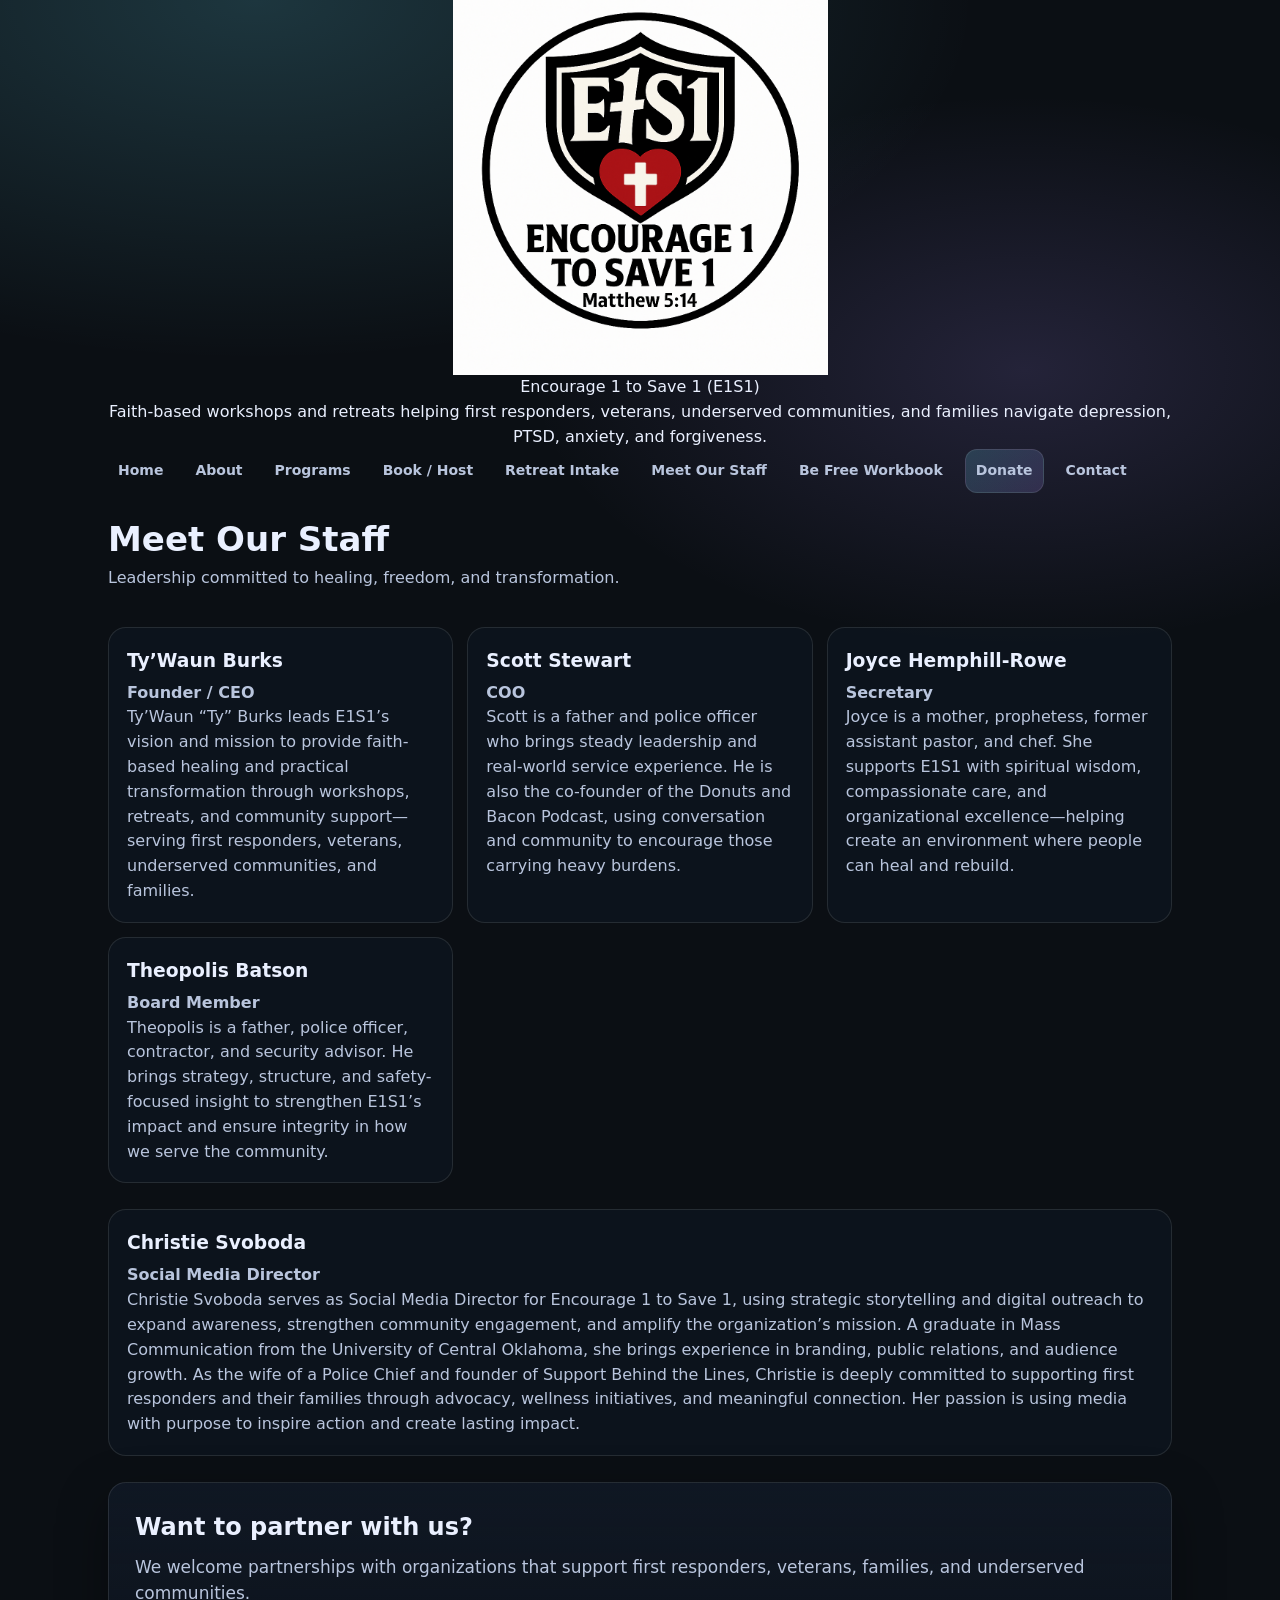
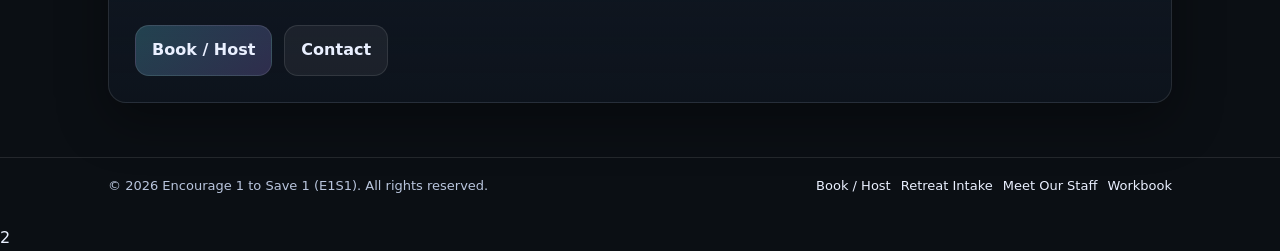
<file: staff.html>
<!doctype html>
<html lang="en">
<head>
  <meta charset="utf-8" />
  <meta name="viewport" content="width=device-width,initial-scale=1" />
  <title>Meet Our Staff | E1S1</title>
  <meta name="description" content="Meet the E1S1 leadership team and board members." />
  <link rel="canonical" href="https://www.encourage1tosave1.org/staff.html" />
  <meta property="og:title" content="Meet Our Staff | E1S1" />
  <meta property="og:description" content="Meet the E1S1 leadership team and board members." />
  <meta property="og:type" content="website" />
  <meta property="og:url" content="https://www.encourage1tosave1.org/staff.html" />
  <meta property="og:image" content="https://www.encourage1tosave1.org/assets/img/e1s1-logo.png" />
  <meta name="twitter:card" content="summary_large_image" />
  <meta name="twitter:title" content="Meet Our Staff | E1S1" />
  <meta name="twitter:description" content="Meet the E1S1 leadership team and board members." />
  <!-- Google Search Console verification (replace once you have it):
  <meta name="google-site-verification" content="PASTE_YOUR_GOOGLE_CODE_HERE" />
  -->
  <link rel="stylesheet" href="assets/css/styles.css" />
  <script type="application/ld+json">
  {
    "@context":"https://schema.org",
    "@type":"Organization",
    "name":"Encourage 1 to Save 1 (E1S1)",
    "url":"https://www.encourage1tosave1.org/",
    "logo":"https://www.encourage1tosave1.org/assets/img/e1s1-logo.png",
    "description":"Faith-based workshops and retreats helping first responders, veterans, underserved communities, and families navigate depression, PTSD, anxiety, and forgiveness."
  }
  </script>
</head>
<body>
  <header class="topbar">
    <div class="container topbar-inner">
      <a class="brand-center" href="index.html" aria-label="E1S1 Home">
        <img src="assets/img/e1s1-logo.png" alt="E1S1 logo" />
        <div class="title">Encourage 1 to Save 1 (E1S1)</div>
        <div class="subtitle">Faith-based workshops and retreats helping first responders, veterans, underserved communities, and families navigate depression, PTSD, anxiety, and forgiveness.</div>
      </a>

      <div class="nav-row">
        <button class="mobile-toggle" type="button" data-mobile-toggle>Menu</button>
        <nav class="nav-links" data-nav-links>
          <a href="index.html">Home</a>
          <a href="about.html">About</a>
          <a href="programs.html">Programs</a>
          <a href="book.html">Book / Host</a>
          <a href="intake.html">Retreat Intake</a>
          <a href="staff.html">Meet Our Staff</a>
          <a href="https://a.co/d/6dPCyoc" target="_blank" rel="noopener">Be Free Workbook</a>
          <a href="donate.html" class="nav-cta">Donate</a>
          <a href="contact.html">Contact</a>
        </nav>
      </div>
    </div>
  </header>
  <main class="container">
    <section class="page-title">
      <h1>Meet Our Staff</h1>
      <p>Leadership committed to healing, freedom, and transformation.</p>
    </section>

    <section class="section grid-3">
      <div class="card">
        <h3>Ty’Waun Burks</h3>
        <p><strong>Founder / CEO</strong></p>
        <p>
          Ty’Waun “Ty” Burks leads E1S1’s vision and mission to provide faith-based healing and practical transformation
          through workshops, retreats, and community support—serving first responders, veterans, underserved communities, and families.
        </p>
      </div>

      <div class="card">
        <h3>Scott Stewart</h3>
        <p><strong>COO</strong></p>
        <p>
          Scott is a father and police officer who brings steady leadership and real-world service experience.
          He is also the co-founder of the Donuts and Bacon Podcast, using conversation and community to encourage those carrying heavy burdens.
        </p>
      </div>

      <div class="card">
        <h3>Joyce Hemphill-Rowe</h3>
        <p><strong>Secretary</strong></p>
        <p>
          Joyce is a mother, prophetess, former assistant pastor, and chef. She supports E1S1 with spiritual wisdom,
          compassionate care, and organizational excellence—helping create an environment where people can heal and rebuild.
        </p>
      </div>

      <div class="card">
        <h3>Theopolis Batson</h3>
        <p><strong>Board Member</strong></p>
        <p>
          Theopolis is a father, police officer, contractor, and security advisor. He brings strategy, structure, and safety-focused insight
          to strengthen E1S1’s impact and ensure integrity in how we serve the community.
        </p>
      </div>
    </section>

    <div class="card">
  <h3>Christie Svoboda</h3>
  <p><strong>Social Media Director</strong></p>
  <p>
    Christie Svoboda serves as Social Media Director for Encourage 1 to Save 1, using strategic storytelling and digital outreach to expand awareness, strengthen community engagement, and amplify the organization’s mission. A graduate in Mass Communication from the University of Central Oklahoma, she brings experience in branding, public relations, and audience growth. As the wife of a Police Chief and founder of Support Behind the Lines, Christie is deeply committed to supporting first responders and their families through advocacy, wellness initiatives, and meaningful connection. Her passion is using media with purpose to inspire action and create lasting impact.
  </p>
</div>

    <section class="section">
      <div class="hero-card">
        <h2 style="margin:0 0 8px;">Want to partner with us?</h2>
        <p class="lead" style="margin:0 0 14px;">
          We welcome partnerships with organizations that support first responders, veterans, families, and underserved communities.
        </p>
        <div class="actions">
          <a class="btn primary" href="book.html">Book / Host</a>
          <a class="btn" href="contact.html">Contact</a>
        </div>
      </div>
    </section>
  </main>
  <footer class="footer">
    <div class="container footer-grid">
      <div>© <span data-year></span> Encourage 1 to Save 1 (E1S1). All rights reserved.</div>
      <div style="display:flex;gap:10px;flex-wrap:wrap;">
        <a href="book.html">Book / Host</a>
        <a href="intake.html">Retreat Intake</a>
        <a href="staff.html">Meet Our Staff</a>
        <a href="https://a.co/d/6dPCyoc" target="_blank" rel="noopener">Workbook</a>
      </div>
    </div>
  </footer>
  <script src="assets/js/main.js"></script>
</body>
</html>
2
</file>
<file: assets/css/styles.css>
:root{
  --bg:#0b0f14;
  --card:#101824;
  --text:#eaf0ff;
  --muted:#b9c5dd;
  --brand:#6ee7ff;
  --brand2:#a78bfa;
  --line:rgba(255,255,255,.10);
  --shadow: 0 18px 50px rgba(0,0,0,.35);
  --radius:18px;
  --max:1100px;
}

*{box-sizing:border-box}
html,body{margin:0;padding:0}
body{
  font-family: ui-sans-serif, system-ui, -apple-system, Segoe UI, Roboto, Helvetica, Arial;
  background: radial-gradient(1200px 600px at 20% 0%, rgba(110,231,255,.18), transparent 60%),
              radial-gradient(900px 500px at 80% 20%, rgba(167,139,250,.16), transparent 55%),
              var(--bg);
  color:var(--text);
  line-height:1.55;
}
a{color:inherit;text-decoration:none}
img{max-width:100%;display:block}

.container{max-width:var(--max);margin:0 auto;padding:0 18px}
.nav{
  position:sticky;top:0;z-index:50;
  backdrop-filter: blur(12px);
  background: rgba(11,15,20,.70);
  border-bottom:1px solid var(--line);
}
.nav-inner{
  display:flex;align-items:center;justify-content:space-between;
  padding:14px 0;
}
.brand{
  display:flex;gap:10px;align-items:center;font-weight:800;letter-spacing:.3px
}
.brand img{
  width:38px;height:38px;border-radius:12px;object-fit:cover;
  box-shadow: var(--shadow);
}

.nav-links{display:flex;gap:12px;align-items:center}
.nav-links a{
  color:var(--muted);font-weight:650;font-size:14px;
  padding:10px 10px;border-radius:12px;
}
.nav-links a:hover{color:var(--text);background:rgba(255,255,255,.06)}
.nav-cta{
  padding:10px 14px;border-radius:14px;
  background: linear-gradient(135deg, rgba(110,231,255,.18), rgba(167,139,250,.18));
  border:1px solid var(--line);
  font-weight:800;
}
.nav-cta:hover{border-color:rgba(255,255,255,.22)}

.mobile-toggle{
  display:none;border:1px solid var(--line);background:rgba(255,255,255,.05);
  padding:10px 12px;border-radius:14px;color:var(--text);font-weight:700
}

.hero{
  padding:56px 0 28px;
}
.hero-grid{
  display:grid;grid-template-columns: 1.2fr .8fr;gap:22px;align-items:stretch;
}
.hero-card{
  border:1px solid var(--line);
  background: linear-gradient(180deg, rgba(16,24,36,.95), rgba(16,24,36,.55));
  border-radius:var(--radius);
  padding:26px;
  box-shadow: var(--shadow);
}
.kicker{
  display:inline-flex;gap:10px;align-items:center;
  padding:8px 12px;border-radius:999px;
  background:rgba(255,255,255,.06);border:1px solid var(--line);
  color:var(--muted);font-weight:700;font-size:13px;
}
.kicker-dot{
  width:8px;height:8px;border-radius:99px;
  background: linear-gradient(135deg, var(--brand), var(--brand2));
}
h1{font-size:44px;line-height:1.08;margin:14px 0 10px}
p.lead{color:var(--muted);font-size:17px;margin:0 0 18px}
.actions{display:flex;gap:12px;flex-wrap:wrap;margin-top:18px}
.btn{
  display:inline-flex;align-items:center;justify-content:center;
  padding:12px 16px;border-radius:14px;
  border:1px solid var(--line);
  background:rgba(255,255,255,.06);
  font-weight:800;
}
.btn.primary{
  background: linear-gradient(135deg, rgba(110,231,255,.22), rgba(167,139,250,.22));
}
.btn:hover{border-color:rgba(255,255,255,.22)}

.side-stack{display:flex;flex-direction:column;gap:14px}
.mini{
  border:1px solid var(--line);
  background: rgba(16,24,36,.55);
  border-radius:var(--radius);
  padding:18px;
}
.mini h3{margin:0 0 6px;font-size:16px}
.mini p{margin:0;color:var(--muted);font-size:14px}
.tag-row{display:flex;flex-wrap:wrap;gap:8px;margin-top:12px}
.tag{
  font-size:12px;color:var(--muted);
  border:1px solid var(--line);
  padding:7px 10px;border-radius:999px;
  background:rgba(255,255,255,.04);
}

.section{padding:26px 0}
.grid-3{display:grid;grid-template-columns:repeat(3,1fr);gap:14px}
.card{
  border:1px solid var(--line);
  background: rgba(16,24,36,.55);
  border-radius:var(--radius);
  padding:18px;
}
.card h3{margin:0 0 6px}
.card p{margin:0;color:var(--muted)}
hr.sep{border:0;border-top:1px solid var(--line);margin:18px 0}

.page-title{
  padding:28px 0 10px;
}
.page-title h1{font-size:34px;margin:0 0 8px}
.page-title p{color:var(--muted);margin:0}

.two-col{display:grid;grid-template-columns: 1fr 1fr;gap:14px}
.list{margin:10px 0 0;padding-left:18px;color:var(--muted)}
.list li{margin:8px 0}

.form{
  display:grid;gap:12px;margin-top:10px
}
.input{
  width:100%;padding:12px 12px;border-radius:14px;
  border:1px solid var(--line);
  background:rgba(255,255,255,.05);color:var(--text);
  outline:none;
}
textarea.input{min-height:140px;resize:vertical}
.small{color:var(--muted);font-size:13px;margin:6px 0 0}

.footer{
  margin-top:28px;
  border-top:1px solid var(--line);
  padding:18px 0 30px;
  color:var(--muted);
  font-size:13px;
}
.footer a{color:var(--text)}
.footer-grid{
  display:flex;flex-wrap:wrap;gap:12px;justify-content:space-between;align-items:center
}

.notice{
  border:1px dashed rgba(255,255,255,.22);
  background: rgba(255,255,255,.04);
  border-radius: var(--radius);
  padding:14px;
  color: var(--muted);
  font-size:14px;
}

/* Responsive */
@media (max-width: 900px){
  h1{font-size:36px}
  .hero-grid{grid-template-columns:1fr}
  .grid-3{grid-template-columns:1fr}
  .two-col{grid-template-columns:1fr}
  .mobile-toggle{display:inline-flex}
  .nav-links{
    display:none;
    position:absolute;left:18px;right:18px;top:64px;
    background: rgba(11,15,20,.96);
    border:1px solid var(--line);
    border-radius:18px;
    padding:12px;
    flex-direction:column;
    align-items:stretch;
    gap:6px;
  }
  .nav-links.show{display:flex}
  .nav-links a{width:100%}
}


/* === Header: centered professional logo === */
.site-header{
  position:sticky; top:0; z-index:50;
  backdrop-filter: blur(10px);
  background: rgba(11,15,20,.78);
  border-bottom: 1px solid var(--line);
}
.header-top{
  padding: 14px 0 8px;
  display:flex;
  flex-direction:column;
  align-items:center;
  gap:10px;
}
.logo-center{ display:inline-flex; align-items:center; justify-content:center; }
.logo-img{
  width:72px;
  height:72px;
  border-radius: 18px;
  border:1px solid rgba(255,255,255,.12);
  background: rgba(255,255,255,.04);
  padding:8px;
}
.site-title{
  font-weight:800;
  letter-spacing:.2px;
  text-align:center;
  font-size: 16px;
  color: var(--text);
  opacity:.92;
}
.nav-inner{
  display:flex;
  align-items:center;
  justify-content:flex-end;
  padding: 10px 0 14px;
  gap: 12px;
}
@media(min-width: 820px){
  .logo-img{ width:88px; height:88px; border-radius: 22px; }
  .site-title{ font-size: 18px; }
  .nav-inner{ justify-content:center; }
}

/* === Small helpers used across new pages === */
.footer-links{ display:flex; gap:10px; flex-wrap:wrap; justify-content:flex-end; }
.cta-row{ display:flex; flex-wrap:wrap; gap:10px; margin-top:14px; }
.chip-row{ display:flex; flex-wrap:wrap; gap:8px; margin: 10px 0 14px; }
.chip{
  display:inline-flex;
  padding:6px 10px;
  border-radius: 999px;
  border:1px solid var(--line);
  background: rgba(255,255,255,.04);
  font-size: 12px;
  color: rgba(234,240,255,.86);
}
.divider{ height:1px; background: var(--line); margin: 14px 0; }
.small{ font-size: 12px; }
.checkbox{ display:flex; gap:10px; align-items:flex-start; }
.checkbox input{ width:auto; margin-top:4px; }
.form label{ display:block; margin-top:12px; }
.form textarea{
  width:100%;
  padding:12px 12px;
  border-radius:14px;
  border:1px solid var(--line);
  background: rgba(255,255,255,.04);
  color: var(--text);
  resize: vertical;
}

/* Final E1S1 header logo sizing */
.logo-img {
  width: 36px !important;
  height: 36px !important;
  max-width: 36px !important;
  object-fit: contain !important;
  padding: 3px !important;
  border-radius: 10px !important;
}

@media (min-width: 820px) {
  .logo-img {
    width: 44px !important;
    height: 44px !important;
    max-width: 44px !important;
  }
}

/* E1S1 logo size correction — desktop only */
@media (min-width: 820px) {
  header .logo-img,
  .logo-img {
    width: 22px !important;
    height: 22px !important;
    max-width: 22px !important;
    min-width: 22px !important;
    object-fit: contain !important;
  }
}
/* =====================================================
   E1S1 LOGO SIZE - FINAL OVERRIDE
   ===================================================== */

/* Main website logo */
.site-logo,
.logo,
.brand-logo,
header img,
.site-header img {
    width: 375px !important;
    max-width: 85vw !important;
    height: auto !important;
    max-height: none !important;
    object-fit: contain !important;
}

/* Mobile */
@media (max-width: 768px) {
    .site-logo,
    .logo,
    .brand-logo,
    header img,
    .site-header img {
        width: 340px !important;
        max-width: 85vw !important;
        height: auto !important;
        max-height: none !important;
    }
}

/* Small phones */
@media (max-width: 430px) {
    .site-logo,
    .logo,
    .brand-logo,
    header img,
    .site-header img {
        width: 300px !important;
        max-width: 82vw !important;
        height: auto !important;
    }
}
/* CENTER E1S1 LOGO */

header,
.site-header,
.brand-center {
    text-align: center !important;
}

.logo-img,
.brand-center img,
header img[alt="E1S1 logo"] {
    display: block !important;
    margin-left: auto !important;
    margin-right: auto !important;
}
</file>
